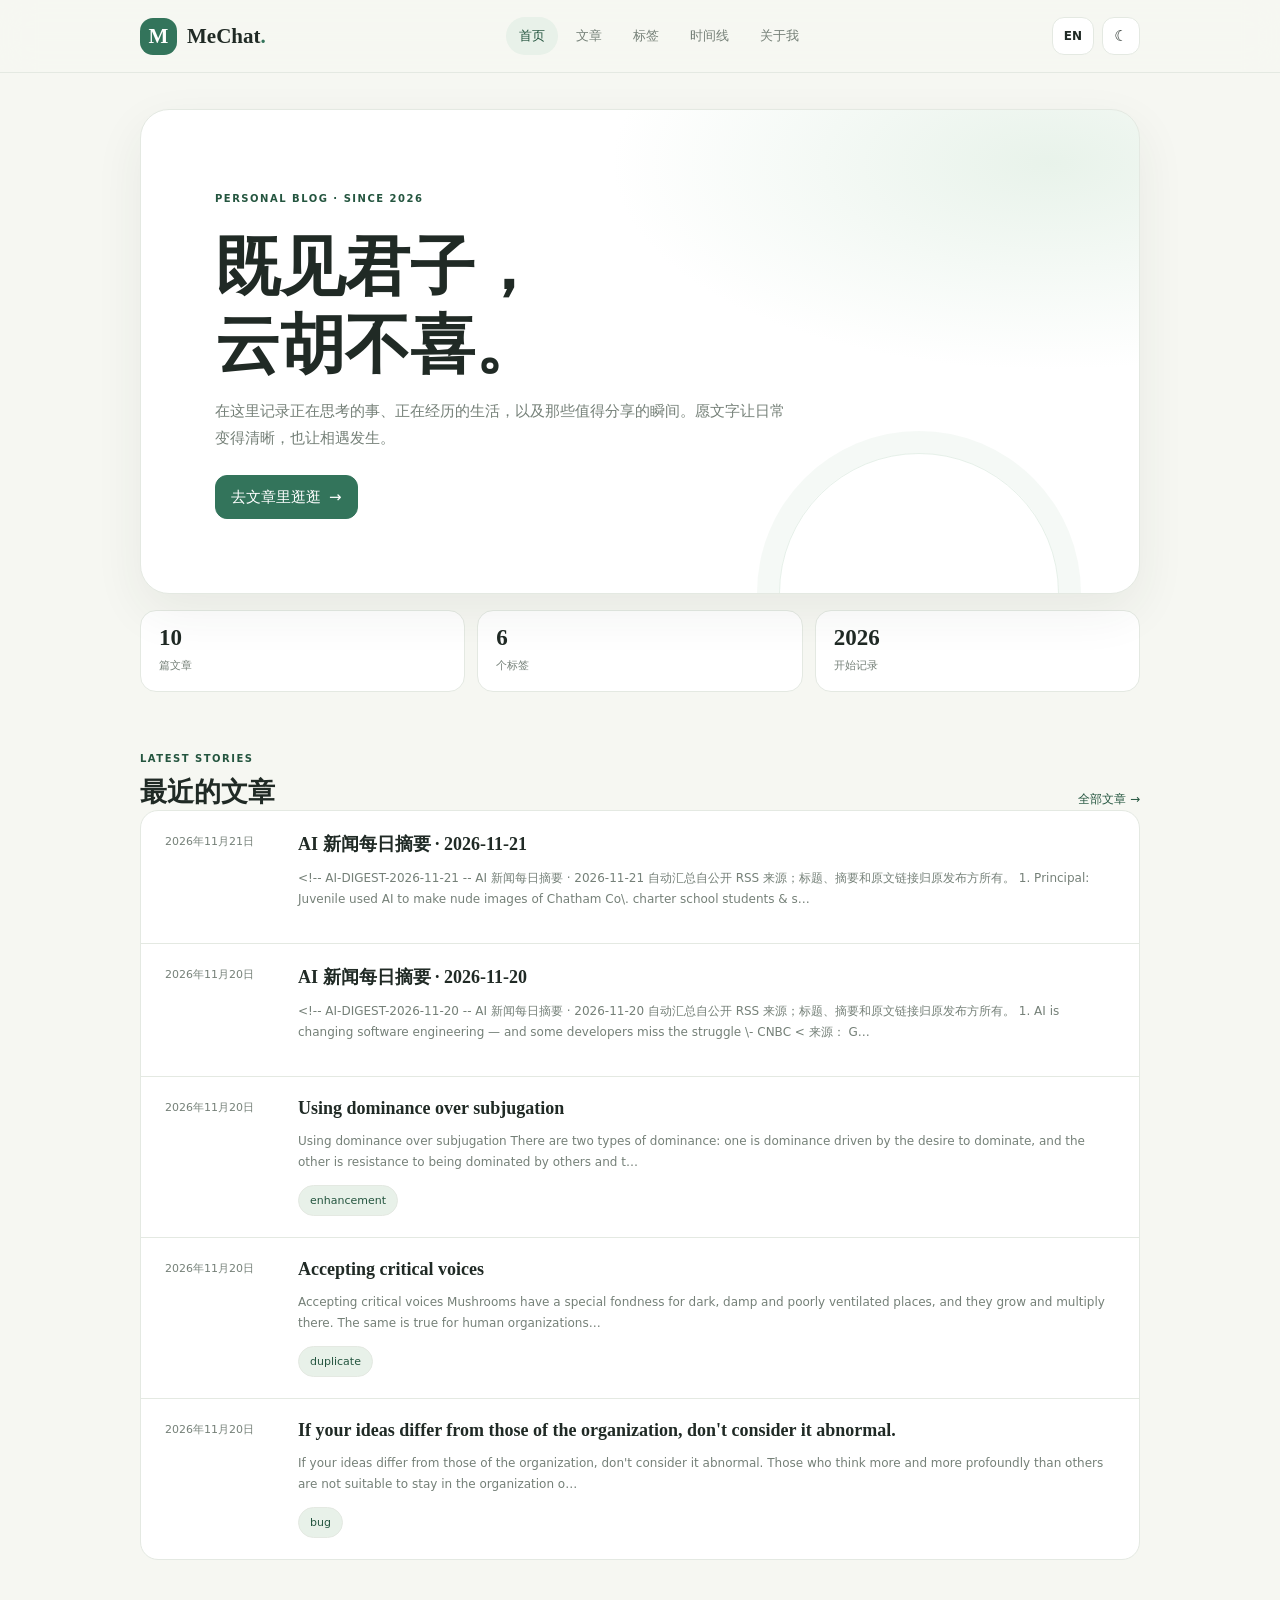
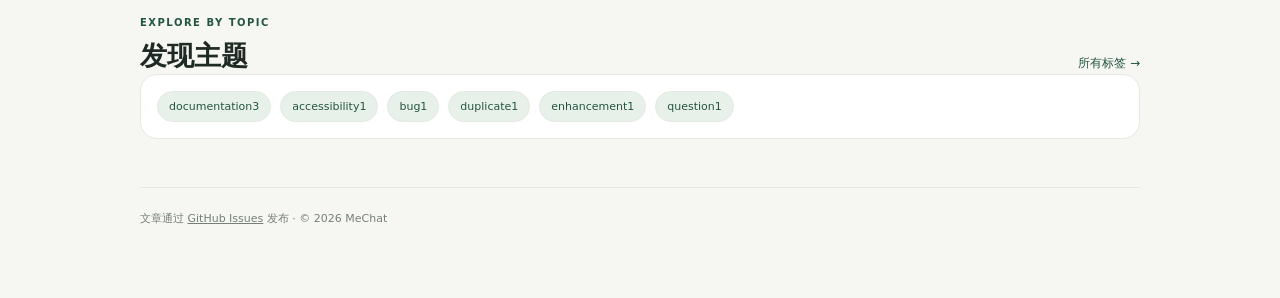
<file: index.html>
<!doctype html>
<html lang="zh-CN" data-theme="light">
<head>
  <meta charset="utf-8"><meta name="viewport" content="width=device-width, initial-scale=1">
  <meta name="theme-color" content="#f6f7f2"><meta name="description" content="MeChat 的个人博客，记录想法、生活与值得分享的瞬间。">
  <title data-i18n="pageTitle">MeChat 的博客</title>
  <script>try{document.documentElement.dataset.theme=localStorage.getItem('mecha-theme')||(matchMedia('(prefers-color-scheme: dark)').matches?'dark':'light')}catch(e){}</script>
  <link rel="stylesheet" href="assets/site.css"><script src="assets/app.js?v=20261121b" defer></script>
</head>
<body data-page="home">
  <header class="site-header"><div class="wrap header-inner">
    <a class="brand" href="index.html"><span class="brand-mark">M</span><span>MeChat<span class="accent">.</span></span></a>
    <nav class="nav" aria-label="主导航"><a href="index.html" data-i18n="navHome">首页</a><a href="articles.html" data-i18n="navArticles">文章</a><a href="tags.html" data-i18n="navTags">标签</a><a href="timeline.html" data-i18n="navTimeline">时间线</a><a href="about.html" data-i18n="navAbout">关于我</a></nav>
    <div class="header-tools"><button class="language-toggle" type="button" aria-label="切换语言">EN</button><button class="theme-toggle" type="button" aria-label="切换主题" title="切换深浅色">☾</button></div>
  </div></header>
  <main class="wrap main">
    <section class="hero"><span class="eyebrow">PERSONAL BLOG · SINCE 2026</span><h1 data-i18n="heroTitle">既见君子，<br>云胡不喜。</h1><p data-i18n="heroText">在这里记录正在思考的事、正在经历的生活，以及那些值得分享的瞬间。愿文字让日常变得清晰，也让相遇发生。</p><a class="button primary" href="articles.html" data-i18n="browseArticles">去文章里逛逛 <span aria-hidden="true">→</span></a><span class="hero-orbit" aria-hidden="true"></span></section>
    <section class="stats" aria-label="博客统计"><div class="stat"><strong id="article-count">—</strong><span data-i18n="articleCount">篇文章</span></div><div class="stat"><strong id="tag-count">—</strong><span data-i18n="tagCount">个标签</span></div><div class="stat"><strong>2026</strong><span data-i18n="startYear">开始记录</span></div></section>
    <section class="section"><div class="section-heading"><div><span class="kicker">LATEST STORIES</span><h2 data-i18n="recentTitle">最近的文章</h2></div><a class="text-link" href="articles.html" data-i18n="allArticles">全部文章 →</a></div><div id="recent-articles" class="article-list"><p class="status" data-i18n="loading">正在载入文章…</p></div></section>
    <section class="section"><div class="section-heading"><div><span class="kicker">EXPLORE BY TOPIC</span><h2 data-i18n="topicTitle">发现主题</h2></div><a class="text-link" href="tags.html" data-i18n="allTags">所有标签 →</a></div><div id="home-tags" class="tag-cloud compact"><p class="status" data-i18n="loadingTags">文章载入后，这里会出现标签。</p></div></section>
    <footer class="footer"><span data-i18n="publishedBy">文章通过</span> <a href="https://github.com/mechatxx/mechatxx.github.io/issues">GitHub Issues</a> <span data-i18n="publishSuffix">发布</span> <span>·</span> © <span class="current-year"></span> MeChat</footer>
  </main>
</body>
</html>
</file>
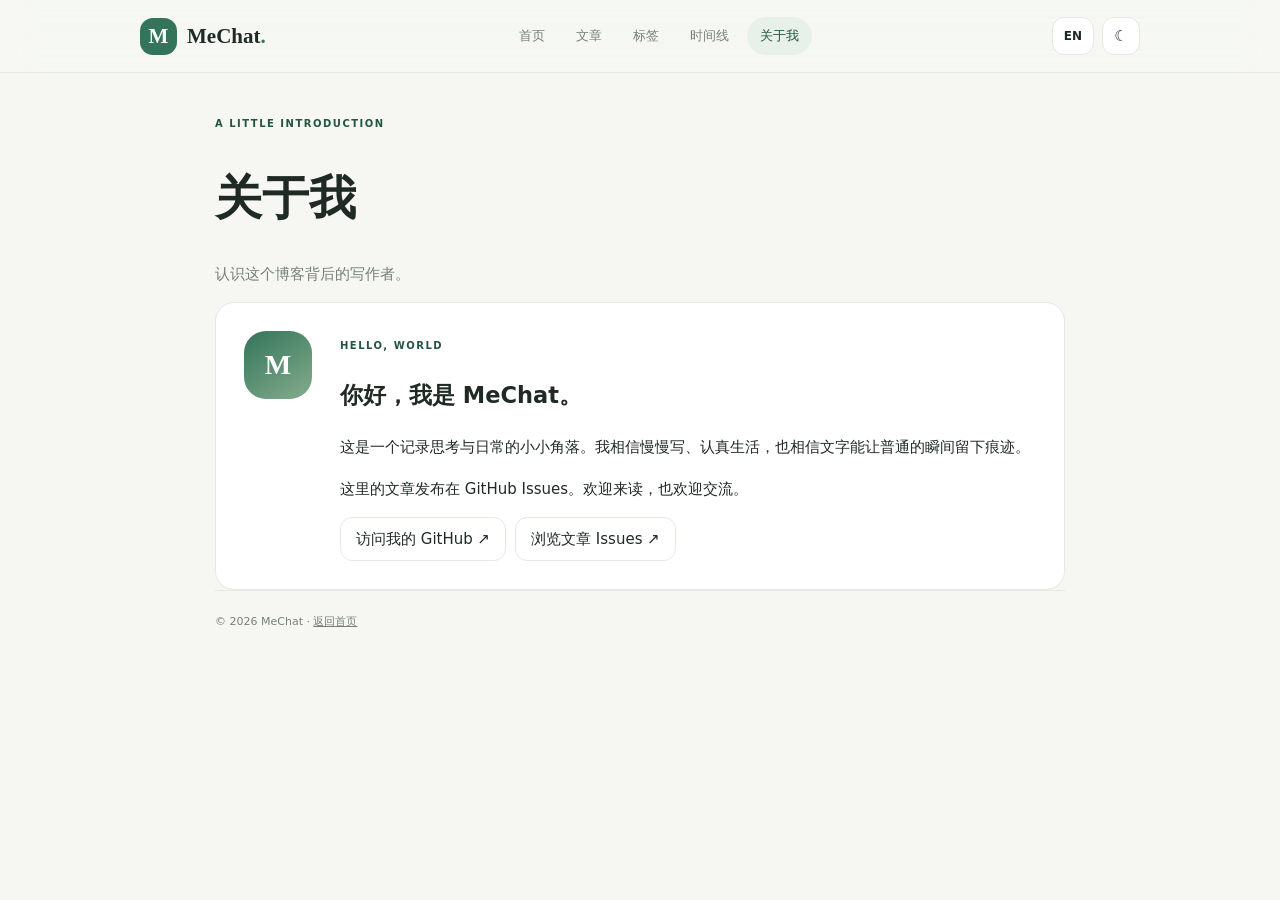
<file: about.html>
<!doctype html>
<html lang="zh-CN" data-theme="light"><head><meta charset="utf-8"><meta name="viewport" content="width=device-width, initial-scale=1"><meta name="theme-color" content="#f6f7f2"><meta name="description" content="关于 MeChat：一个记录思考与日常的小小角落。"><title data-i18n="aboutPageTitle">关于我 · MeChat 的博客</title><script>try{document.documentElement.dataset.theme=localStorage.getItem('mecha-theme')||(matchMedia('(prefers-color-scheme: dark)').matches?'dark':'light')}catch(e){}</script><link rel="stylesheet" href="assets/site.css"><script src="assets/app.js?v=20261121b" defer></script></head>
<body data-page="about"><header class="site-header"><div class="wrap header-inner"><a class="brand" href="index.html"><span class="brand-mark">M</span><span>MeChat<span class="accent">.</span></span></a><nav class="nav" aria-label="主导航"><a href="index.html" data-i18n="navHome">首页</a><a href="articles.html" data-i18n="navArticles">文章</a><a href="tags.html" data-i18n="navTags">标签</a><a href="timeline.html" data-i18n="navTimeline">时间线</a><a href="about.html" data-i18n="navAbout">关于我</a></nav><div class="header-tools"><button class="language-toggle" type="button" aria-label="切换语言">EN</button><button class="theme-toggle" type="button" aria-label="切换主题" title="切换深浅色">☾</button></div></div></header>
<main class="wrap main page-main"><div class="page-intro"><span class="kicker">A LITTLE INTRODUCTION</span><h1 data-i18n="aboutTitle">关于我</h1><p data-i18n="aboutIntro">认识这个博客背后的写作者。</p></div><section class="about-card"><div class="avatar" aria-hidden="true">M</div><div><span class="kicker">HELLO, WORLD</span><h2 data-i18n="helloMeChat">你好，我是 MeChat。</h2><p data-i18n="aboutText1">这是一个记录思考与日常的小小角落。我相信慢慢写、认真生活，也相信文字能让普通的瞬间留下痕迹。</p><p data-i18n="aboutText2">这里的文章发布在 GitHub Issues。欢迎来读，也欢迎交流。</p><div class="about-links"><a class="button subtle" href="https://github.com/mechatxx" target="_blank" rel="noopener noreferrer">访问我的 GitHub ↗</a><a class="button subtle" href="https://github.com/mechatxx/mechatxx.github.io/issues" target="_blank" rel="noopener noreferrer">浏览文章 Issues ↗</a></div></div></section><footer class="footer">© <span class="current-year"></span> MeChat · <a href="index.html" data-i18n="backHome">返回首页</a></footer></main></body></html>
</file>
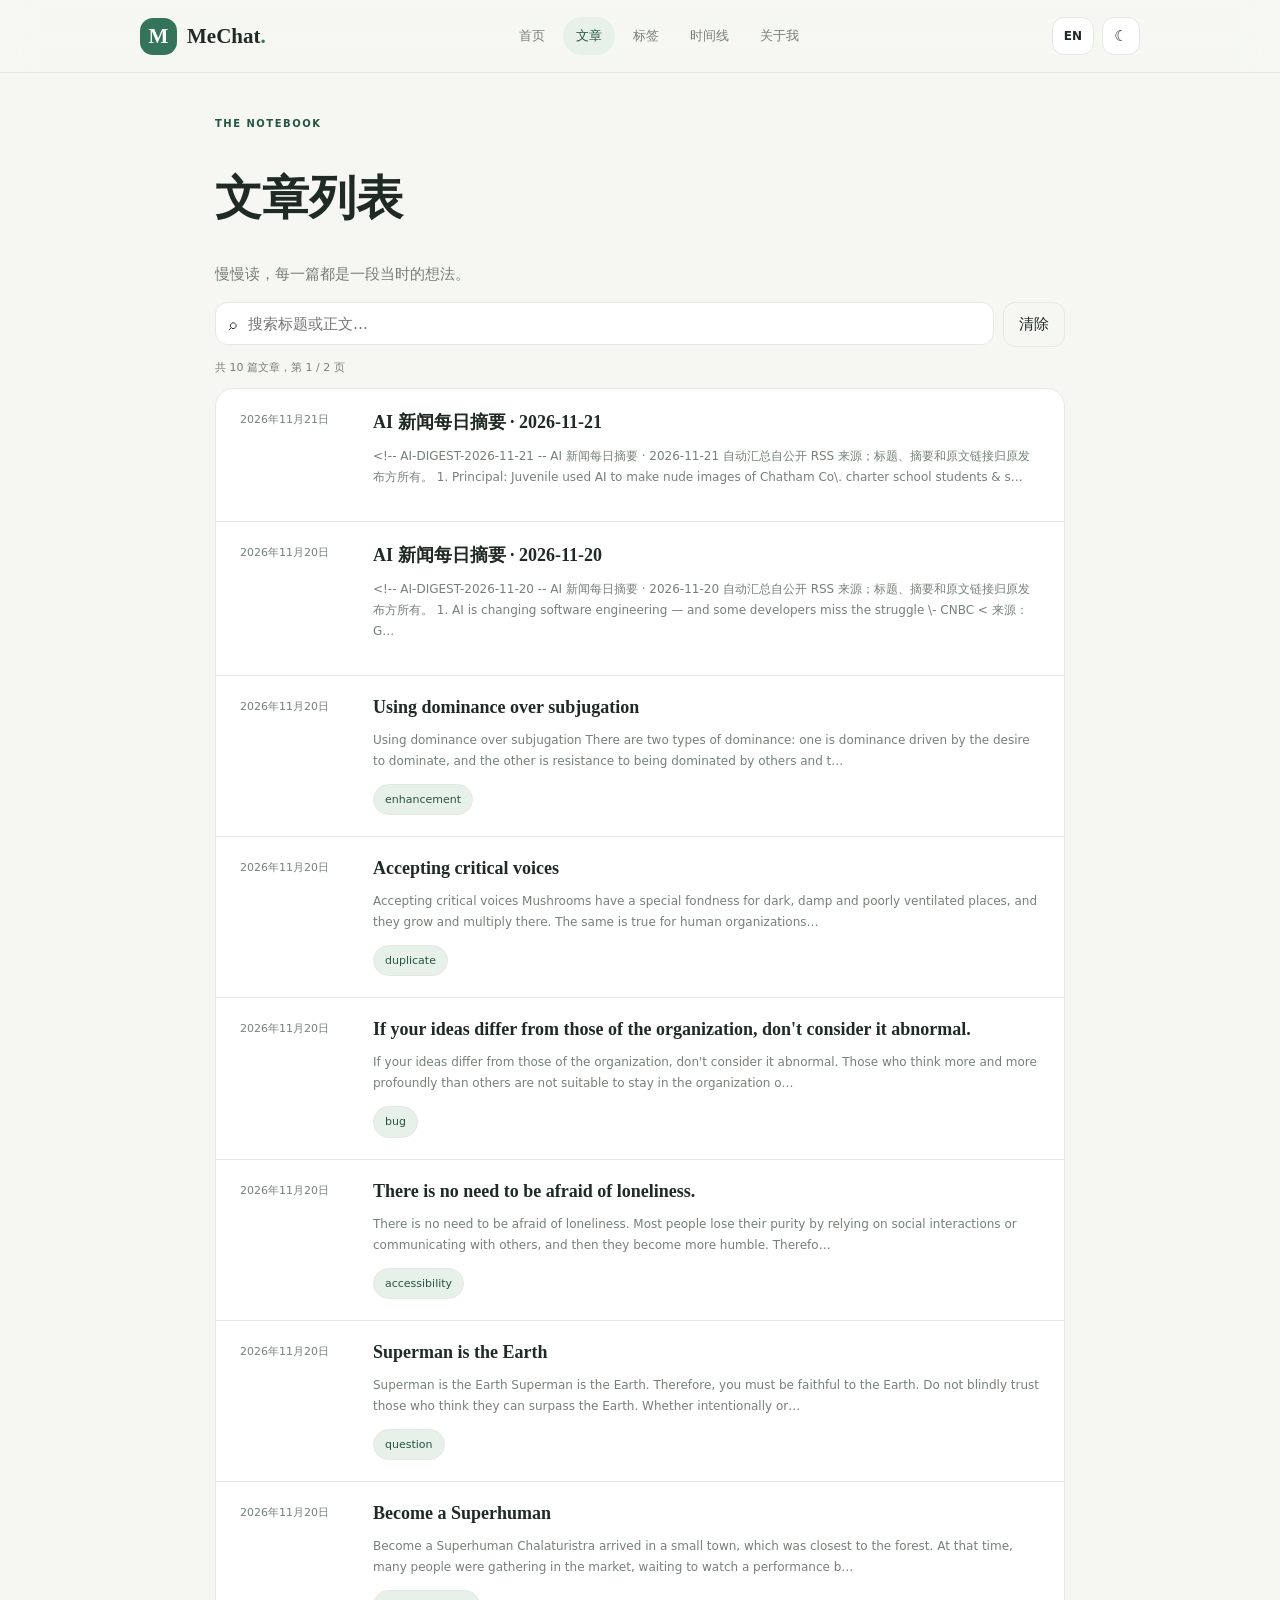
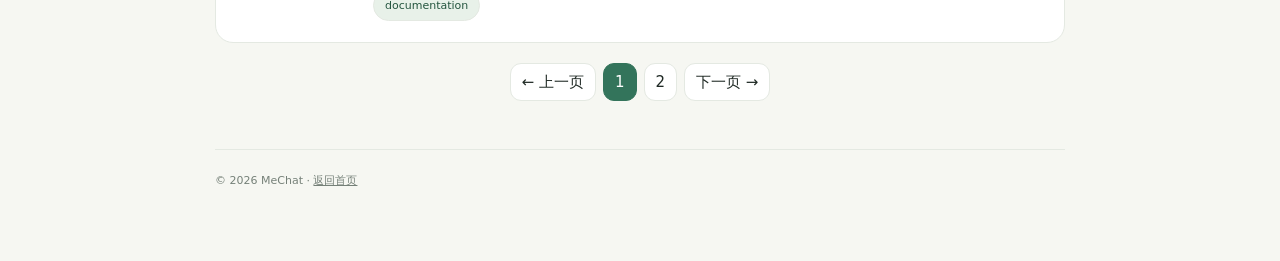
<file: articles.html>
<!doctype html>
<html lang="zh-CN" data-theme="light">
<head>
  <meta charset="utf-8">
  <meta name="viewport" content="width=device-width, initial-scale=1">
  <meta name="theme-color" content="#f6f7f2">
  <meta name="description" content="浏览 MeChat 博客的全部文章。">
  <title data-i18n="articlesPageTitle">文章列表 · MeChat 的博客</title>
  <script>try{document.documentElement.dataset.theme=localStorage.getItem('mecha-theme')||(matchMedia('(prefers-color-scheme: dark)').matches?'dark':'light')}catch(e){}</script>
  <link rel="stylesheet" href="assets/site.css">
  <script src="assets/app.js?v=20261121b" defer></script>
</head>
<body data-page="articles">
  <header class="site-header"><div class="wrap header-inner">
    <a class="brand" href="index.html"><span class="brand-mark">M</span><span>MeChat<span class="accent">.</span></span></a>
    <nav class="nav" aria-label="主导航"><a href="index.html" data-i18n="navHome">首页</a><a href="articles.html" data-i18n="navArticles">文章</a><a href="tags.html" data-i18n="navTags">标签</a><a href="timeline.html" data-i18n="navTimeline">时间线</a><a href="about.html" data-i18n="navAbout">关于我</a></nav>
    <div class="header-tools"><button class="language-toggle" type="button" aria-label="切换语言">EN</button><button class="theme-toggle" type="button" aria-label="切换主题" title="切换深浅色">☾</button></div>
  </div></header>
  <main class="wrap main page-main">
    <div class="page-intro"><span class="kicker">THE NOTEBOOK</span><h1 data-i18n="articlesTitle">文章列表</h1><p data-i18n="articlesIntro">慢慢读，每一篇都是一段当时的想法。</p></div>
    <section class="section">
      <div class="list-toolbar"><label class="search-wrap"><span aria-hidden="true">⌕</span><input id="article-search" type="search" placeholder="搜索标题或正文…" aria-label="搜索文章"></label><button id="clear-search" class="button subtle" type="button" data-i18n="clear">清除</button></div>
      <p id="article-context" class="muted small" aria-live="polite"></p>
      <div id="all-articles" class="article-list"><p class="status" data-i18n="loading">正在载入文章…</p></div>
      <nav id="pagination" class="pagination" aria-label="文章分页"></nav>
    </section>
    <footer class="footer">© <span class="current-year"></span> MeChat · <a href="index.html" data-i18n="backHome">返回首页</a></footer>
  </main>
</body>
</html>
</file>
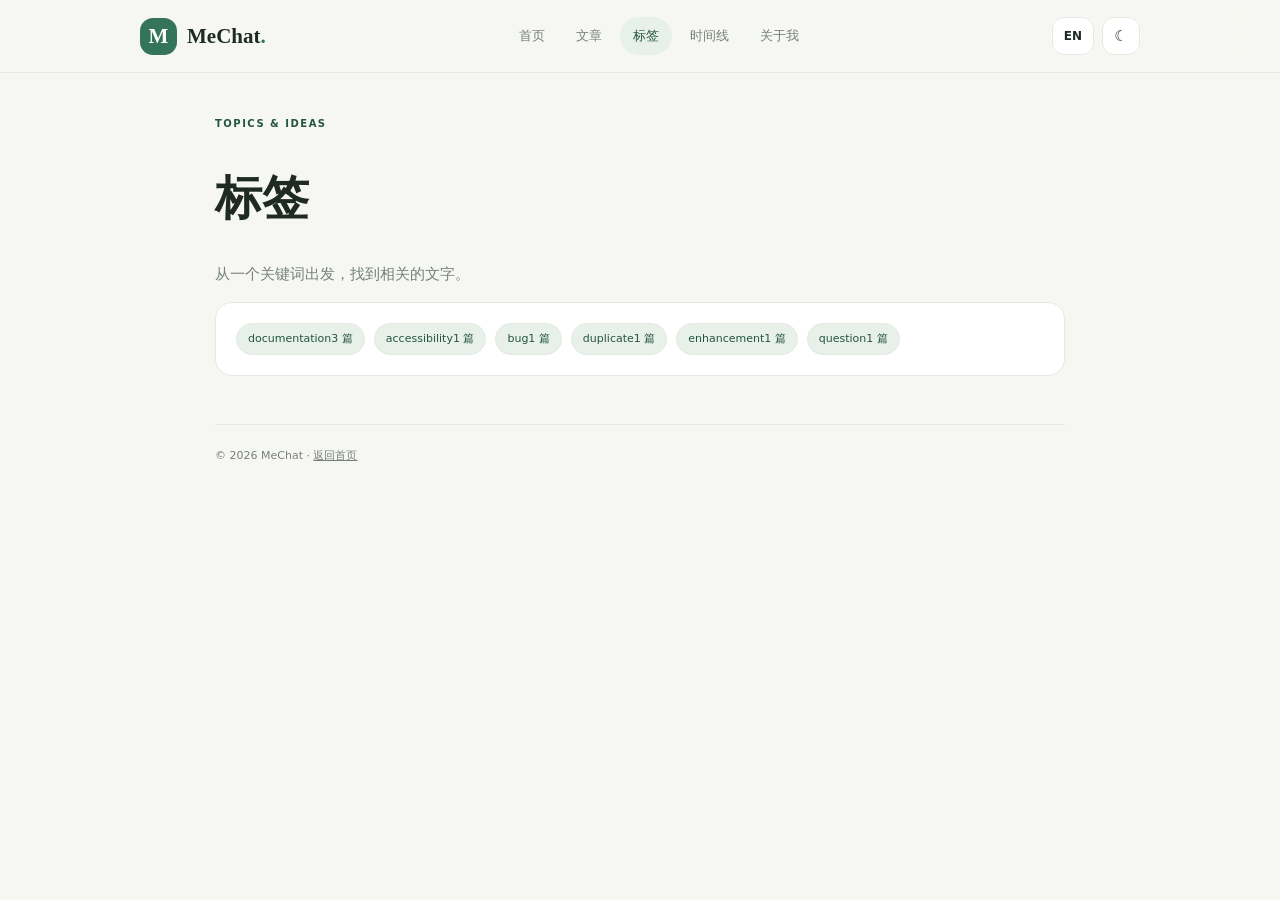
<file: tags.html>
<!doctype html>
<html lang="zh-CN" data-theme="light">
<head>
  <meta charset="utf-8">
  <meta name="viewport" content="width=device-width, initial-scale=1">
  <meta name="theme-color" content="#f6f7f2">
  <meta name="description" content="按主题浏览 MeChat 博客文章标签。">
  <title data-i18n="tagsPageTitle">标签 · MeChat 的博客</title>
  <script>try{document.documentElement.dataset.theme=localStorage.getItem('mecha-theme')||(matchMedia('(prefers-color-scheme: dark)').matches?'dark':'light')}catch(e){}</script>
  <link rel="stylesheet" href="assets/site.css">
  <script src="assets/app.js?v=20261121b" defer></script>
</head>
<body data-page="tags">
  <header class="site-header"><div class="wrap header-inner">
    <a class="brand" href="index.html"><span class="brand-mark">M</span><span>MeChat<span class="accent">.</span></span></a>
    <nav class="nav" aria-label="主导航"><a href="index.html" data-i18n="navHome">首页</a><a href="articles.html" data-i18n="navArticles">文章</a><a href="tags.html" data-i18n="navTags">标签</a><a href="timeline.html" data-i18n="navTimeline">时间线</a><a href="about.html" data-i18n="navAbout">关于我</a></nav>
    <div class="header-tools"><button class="language-toggle" type="button" aria-label="切换语言">EN</button><button class="theme-toggle" type="button" aria-label="切换主题" title="切换深浅色">☾</button></div>
  </div></header>
  <main class="wrap main page-main">
    <div class="page-intro"><span class="kicker">TOPICS &amp; IDEAS</span><h1 data-i18n="tagsTitle">标签</h1><p data-i18n="tagsIntro">从一个关键词出发，找到相关的文字。</p></div>
    <section class="section"><div id="tag-directory" class="tag-cloud"><p class="status" data-i18n="loadingTags">正在整理标签…</p></div></section>
    <footer class="footer">© <span class="current-year"></span> MeChat · <a href="index.html" data-i18n="backHome">返回首页</a></footer>
  </main>
</body>
</html>
</file>
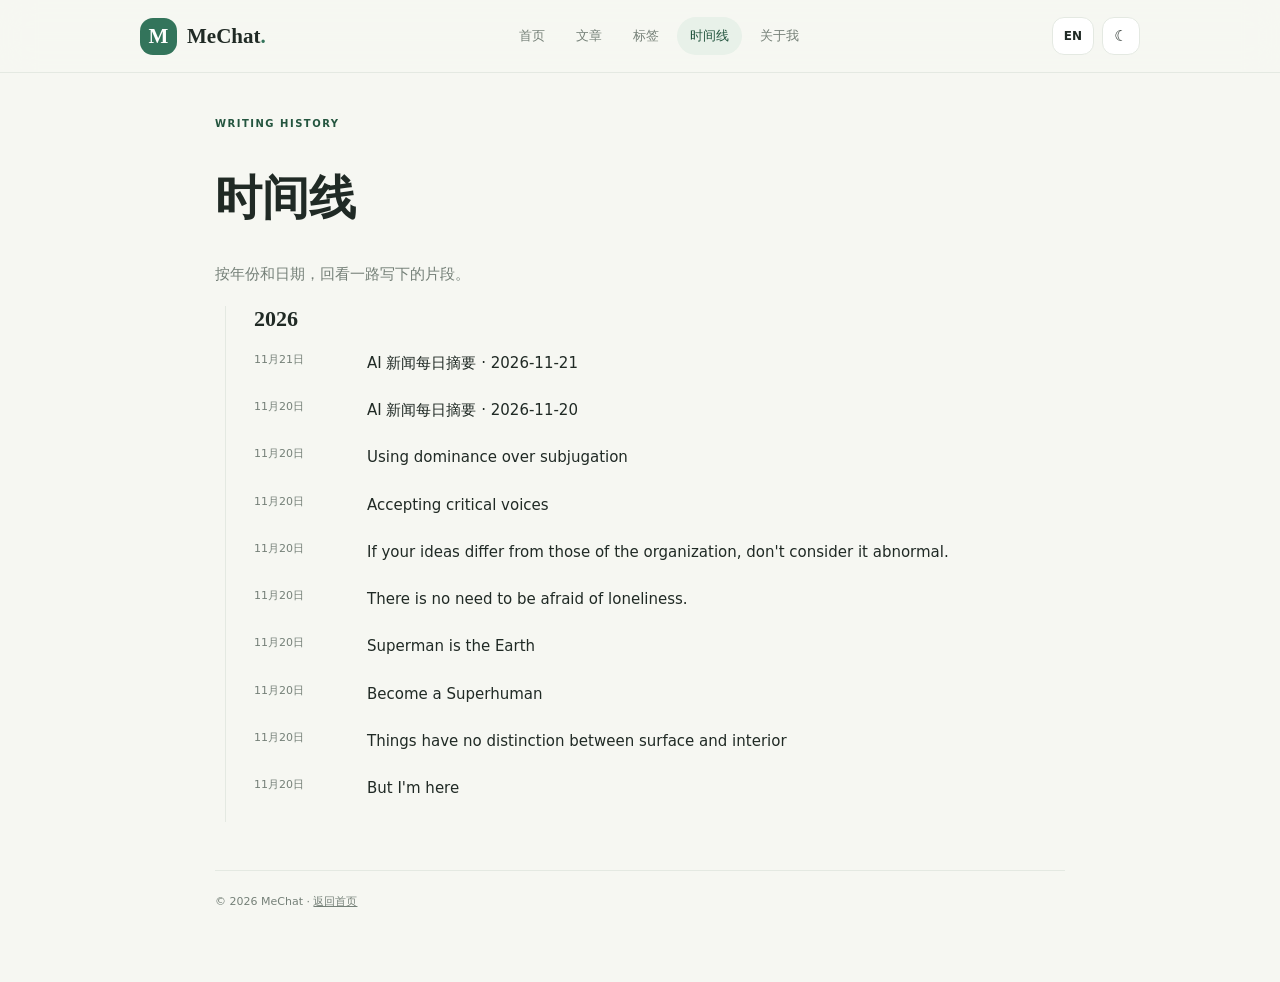
<file: timeline.html>
<!doctype html>
<html lang="zh-CN" data-theme="light"><head><meta charset="utf-8"><meta name="viewport" content="width=device-width, initial-scale=1"><meta name="theme-color" content="#f6f7f2"><meta name="description" content="沿着时间线回看 MeChat 博客的文章。"><title data-i18n="timelinePageTitle">时间线 · MeChat 的博客</title><script>try{document.documentElement.dataset.theme=localStorage.getItem('mecha-theme')||(matchMedia('(prefers-color-scheme: dark)').matches?'dark':'light')}catch(e){}</script><link rel="stylesheet" href="assets/site.css"><script src="assets/app.js?v=20261121b" defer></script></head>
<body data-page="timeline"><header class="site-header"><div class="wrap header-inner"><a class="brand" href="index.html"><span class="brand-mark">M</span><span>MeChat<span class="accent">.</span></span></a><nav class="nav" aria-label="主导航"><a href="index.html" data-i18n="navHome">首页</a><a href="articles.html" data-i18n="navArticles">文章</a><a href="tags.html" data-i18n="navTags">标签</a><a href="timeline.html" data-i18n="navTimeline">时间线</a><a href="about.html" data-i18n="navAbout">关于我</a></nav><div class="header-tools"><button class="language-toggle" type="button" aria-label="切换语言">EN</button><button class="theme-toggle" type="button" aria-label="切换主题" title="切换深浅色">☾</button></div></div></header>
<main class="wrap main page-main"><div class="page-intro"><span class="kicker">WRITING HISTORY</span><h1 data-i18n="timelineTitle">时间线</h1><p data-i18n="timelineIntro">按年份和日期，回看一路写下的片段。</p></div><section class="section"><div id="timeline-list" class="timeline"><p class="status">正在整理时间线…</p></div></section><footer class="footer">© <span class="current-year"></span> MeChat · <a href="index.html" data-i18n="backHome">返回首页</a></footer></main></body></html>
</file>
<file: assets/site.css>
:root{color-scheme:light;--paper:#f6f7f2;--surface:#fff;--ink:#202a25;--muted:#758078;--line:#e4e9e2;--accent:#33745b;--accent-dark:#24553f;--soft:#e8f1e9;--hover:#f8faf6;--shadow:0 18px 50px rgba(37,61,46,.07);--serif:Georgia,"Noto Serif SC","Songti SC",serif;--sans:system-ui,-apple-system,BlinkMacSystemFont,"Segoe UI","Noto Sans SC",sans-serif}:root[data-theme="dark"]{color-scheme:dark;--paper:#151a17;--surface:#1d2420;--ink:#e6ece7;--muted:#9aa79e;--line:#303b34;--accent:#86c3a0;--accent-dark:#a4d5b7;--soft:#263a2e;--hover:#222b26;--shadow:0 18px 50px rgba(0,0,0,.22)}*,*::before,*::after{box-sizing:border-box}html{scroll-behavior:smooth;scroll-padding-top:95px}body{margin:0;background:var(--paper);color:var(--ink);font:15px/1.75 var(--sans);-webkit-font-smoothing:antialiased}a{color:inherit}button,input{font:inherit;color:inherit}.wrap{width:min(1000px,100% - 48px);margin-inline:auto}.site-header{position:sticky;z-index:20;top:0;border-bottom:1px solid var(--line);background:color-mix(in srgb,var(--paper) 88%,transparent);backdrop-filter:blur(16px)}.header-inner{height:72px;display:flex;align-items:center;justify-content:space-between;gap:22px}.brand{display:flex;align-items:center;gap:10px;text-decoration:none;font:700 21px var(--serif)}.brand-mark{display:grid;place-items:center;width:37px;height:37px;border-radius:13px;color:#fff;background:#33745b}.accent{color:var(--accent)}.nav{display:flex;gap:5px}.nav a{padding:8px 13px;border-radius:999px;color:var(--muted);font-size:13px;text-decoration:none}.nav a:hover,.nav a.active{color:var(--accent-dark);background:var(--soft)}.header-tools{display:flex;align-items:center;gap:8px}.language-toggle,.theme-toggle{height:38px;border:1px solid var(--line);border-radius:12px;background:var(--surface);cursor:pointer}.language-toggle{min-width:42px;font-size:12px;font-weight:700}.theme-toggle{width:38px}main.main{padding:36px 0 70px}.hero{position:relative;overflow:hidden;padding:clamp(38px,7vw,74px);border:1px solid var(--line);border-radius:29px;background:radial-gradient(ellipse at 91% 11%,#dcecdfa6,transparent 34%),var(--surface);box-shadow:var(--shadow)}.hero h1{margin:18px 0 14px;font:600 clamp(39px,6vw,65px)/1.2 var(--serif)}.hero p{max-width:570px;margin:0 0 24px;color:var(--muted)}.hero-orbit{position:absolute;right:8%;bottom:-140px;width:280px;height:280px;border:1px solid #75ab852e;border-radius:50%;box-shadow:0 0 0 22px #75ab8512}.eyebrow,.kicker{color:var(--accent-dark);font-size:10px;font-weight:750;letter-spacing:.15em}.button{display:inline-flex;align-items:center;justify-content:center;gap:8px;min-height:42px;padding:8px 15px;border:1px solid var(--line);border-radius:12px;text-decoration:none}.button.primary{position:relative;z-index:1;border-color:var(--accent);color:#fff;background:var(--accent)}.button.subtle{background:transparent}.stats{display:grid;grid-template-columns:repeat(3,1fr);gap:12px;margin:16px 0 52px}.stat{padding:14px 18px;border:1px solid var(--line);border-radius:16px;background:var(--surface)}.stat strong{display:block;font:600 23px var(--serif)}.stat span{color:var(--muted);font-size:11px}.section{margin-bottom:48px}.section-heading{display:flex;justify-content:space-between;align-items:end}.section-heading h2{margin:3px 0 0;font:600 27px var(--serif)}.text-link{color:var(--accent-dark);font-size:12px;text-decoration:none}.page-main{max-width:850px}.page-intro h1{font:600 clamp(34px,5vw,47px) var(--serif)}.page-intro p{color:var(--muted)}.article-list{overflow:hidden;border:1px solid var(--line);border-radius:18px;background:var(--surface)}.article{display:grid;grid-template-columns:112px 1fr;gap:21px;padding:21px 24px}.article+.article{border-top:1px solid var(--line)}.article time{color:var(--muted);font-size:11px}.article h3{margin:0;font:650 18px var(--serif)}.article h3 a{text-decoration:none}.excerpt{color:var(--muted);font-size:12px}.tag-row,.tag-cloud{display:flex;flex-wrap:wrap;gap:9px}.tag-cloud{padding:20px;border:1px solid var(--line);border-radius:17px;background:var(--surface)}.tag-cloud.compact{padding:16px}.tag{padding:5px 11px;border:1px solid var(--line);border-radius:999px;color:var(--accent-dark);background:var(--soft);font-size:11px;text-decoration:none}.tag:hover{color:#fff;background:var(--accent)}.list-toolbar{display:flex;gap:9px}.search-wrap{display:flex;align-items:center;gap:9px;flex:1;height:43px;padding:0 13px;border:1px solid var(--line);border-radius:12px;background:var(--surface)}.search-wrap input{width:100%;border:0;outline:0;background:transparent}.muted,.small{color:var(--muted)}.small{font-size:11px}.pagination{display:flex;justify-content:center;gap:7px;margin-top:20px}.page-button{height:38px;padding:0 11px;border:1px solid var(--line);border-radius:11px;background:var(--surface)}.page-button.current{color:#fff;border-color:var(--accent);background:var(--accent)}.timeline{margin-left:10px;padding-left:28px;border-left:1px solid var(--line)}.timeline-year{font:600 22px var(--serif)}.timeline-item{display:grid;grid-template-columns:100px 1fr;gap:13px;padding:0 0 21px}.timeline-item time{color:var(--muted);font-size:11px}.timeline-item a{text-decoration:none}.about-card{display:grid;grid-template-columns:76px 1fr;gap:20px;padding:28px;border:1px solid var(--line);border-radius:19px;background:var(--surface)}.avatar{display:grid;place-items:center;width:68px;height:68px;border-radius:22px;color:#fff;background:linear-gradient(145deg,#33745b,#84ad8c);font:700 28px var(--serif)}.about-links{display:flex;gap:9px}.footer{padding-top:21px;border-top:1px solid var(--line);color:var(--muted);font-size:11px}.status,.empty,.error{padding:28px;text-align:center;color:var(--muted)}@media(max-width:760px){.wrap{width:min(100% - 30px,680px)}.header-inner{height:auto;min-height:64px;flex-wrap:wrap;padding:9px 0 7px}.brand{font-size:19px}.nav{order:3;width:100%;overflow-x:auto}.header-tools{margin-left:auto}.nav a{padding:7px 12px}.stats{margin-bottom:42px}}@media(max-width:540px){.wrap{width:min(100% - 26px,680px)}.hero{padding:34px 23px}.hero h1{font-size:41px}.stats{gap:7px}.stat{padding:12px 9px}.article{grid-template-columns:1fr;padding:18px}.about-card{grid-template-columns:52px 1fr;padding:20px}.avatar{width:50px;height:50px}.timeline-item{grid-template-columns:78px 1fr}}
</file>
